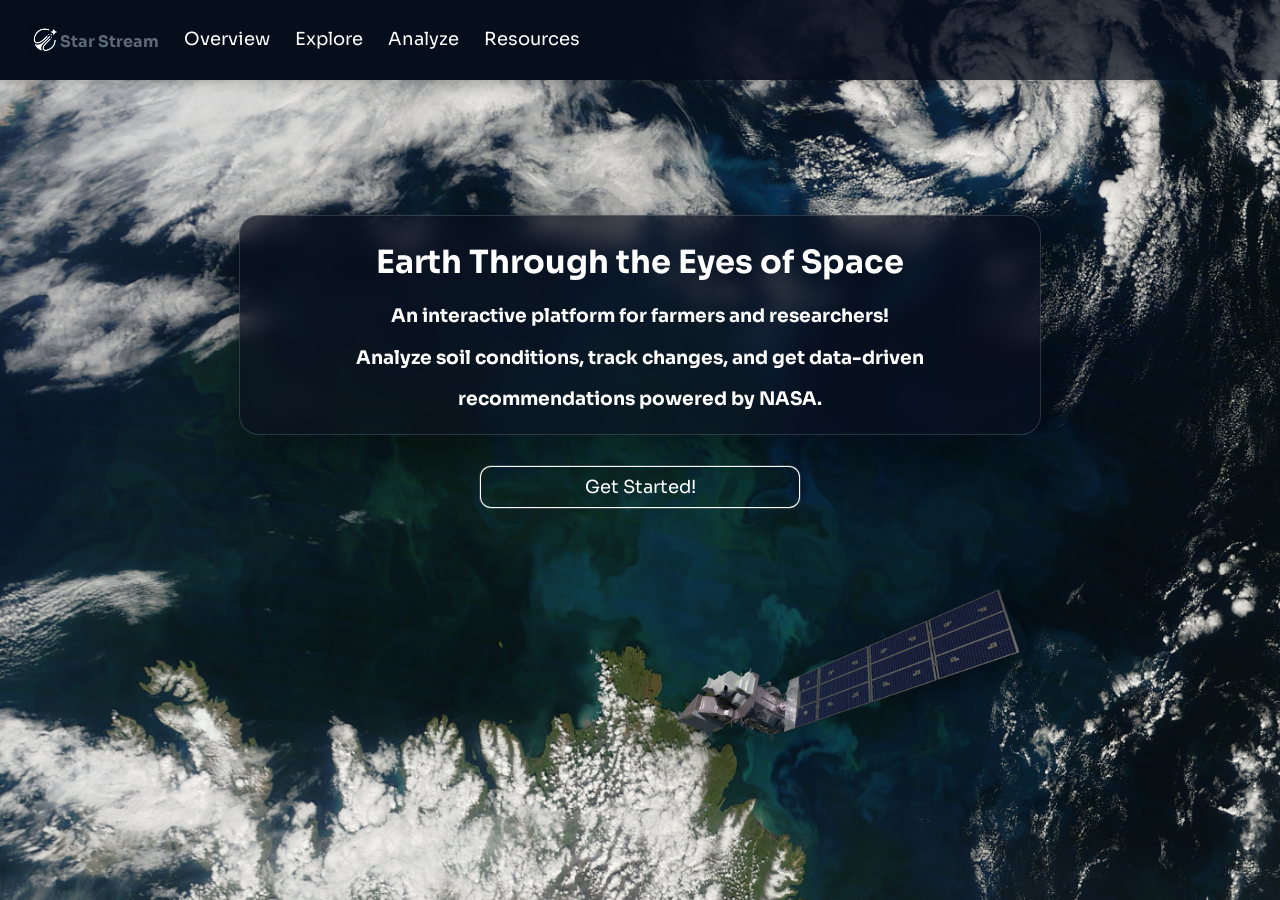
<file: index.html>
<!DOCTYPE html>
<html lang="en">
<head>
    <meta charset="UTF-8">
    <title>Star Stream!</title>
    <link rel="preconnect" href="https://fonts.googleapis.com">
    <link rel="preconnect" href="https://fonts.gstatic.com" crossorigin>
    <link href="https://fonts.googleapis.com/css2?family=Sora:wght@100..800&display=swap" rel="stylesheet">
    <link rel="stylesheet" href="style.css" />
    <style> body { background-size: cover; background-image: url("assets/PhytoplanktonBloom.jpg"); background-position: center; background-attachment: fixed;}</style>
    <meta name="viewport" content="width=device-width, initial-scale=1.0">
</head>
<body>
    <nav class="navbar">
        <img class="logo" src="assets/logov2.jpg" width="30px" height="30px">
        <ul class="navlinks">
            <li><span>Star Stream</span></li>
            <li><a href="index.html">Overview</a></li>
            <li><a href="main.html">Explore</a></li>
            <li><a href="analyse.html">Analyze</a></li>
            <li><a href="info.html">Resources</a></li>
        </ul>
    </nav>
    <div class="info-b">
        <h1>Earth Through the Eyes of Space</h1>
        <h3>An interactive platform for farmers and researchers!</h3> 
        <h3>Analyze soil conditions, track changes, and get data-driven</h3>
        <h3>recommendations powered by NASA.</h3>
    </div>
    <div class="start">
        <a href="main.html" class="btn">Get Started!</a>
    </div>
    <div class="logos">
        <img src="assets/Landsat_9_spacecraft_model_1.png" alt="landsat9" class="landsat9">
    </div>
</body>
</html>
</file>
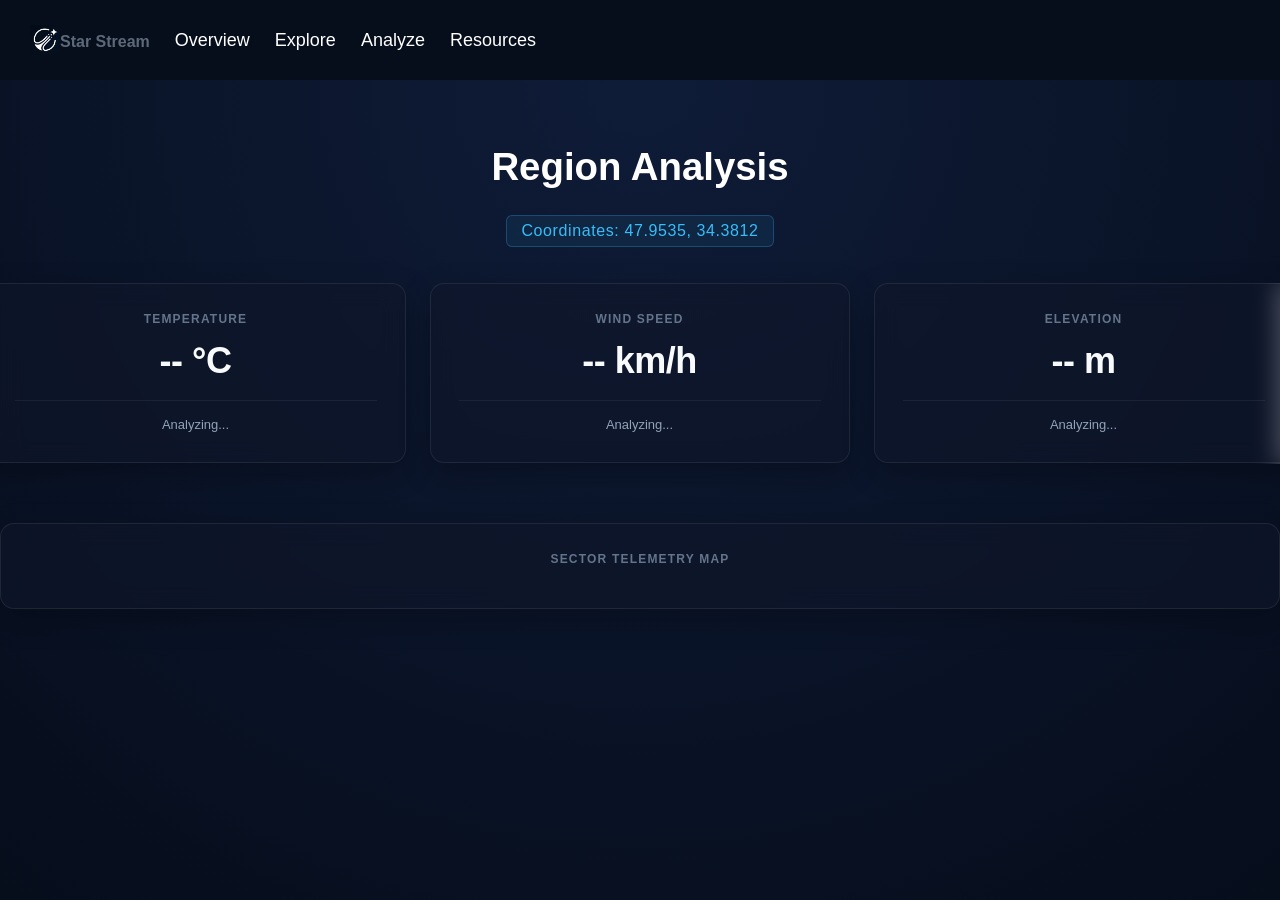
<file: analyse.html>
<!DOCTYPE html>
<html lang="en">
<head>
    <meta charset="UTF-8">
    <meta name="viewport" content="width=device-width, initial-scale=1.0">
    <title>Analyse</title>
    <link rel="stylesheet" href="style.css"/>
</head>
<body>
    <nav class="navbar-main">
        <img class="logo" src="assets/logov2.jpg" width="30px" height="30px">
        <ul class="navlinks">
            <li><span>Star Stream</span></li>
            <li><a href="index.html">Overview</a></li>
            <li><a href="main.html">Explore</a></li>
            <li><a href="analyse.html">Analyze</a></li>
            <li><a href="info.html">Resources</a></li>
        </ul>
    </nav>

    <main class="analyze-container">
        <div class="analyze-header">
            <div>
                <h1>Region Analysis</h1>
                <p id="coords-display">Coordinates: Loading...</p>
            </div>
        </div>

        <div class="metrics-grid">
            <div class="metric-card">
                <h3>Temperature</h3>
                <p id="temp-val">-- °C</p>
                <p id="temp-comment" class="metric-comment">Analyzing...</p>
            </div>
            <div class="metric-card">
                <h3>Wind Speed</h3>
                <p id="wind-val">-- km/h</p>
                <p id="wind-comment" class="metric-comment">Analyzing...</p>
            </div>
            <div class="metric-card">
                <h3>Elevation</h3>
                <p id="elev-val">-- m</p>
                <p id="elev-comment" class="metric-comment">Analyzing...</p>
            </div>
        </div>

        <div class="bottom-grid">
            <div class="metric-card map-preview-card">
                <h3>Sector Telemetry Map</h3>
                <div id="mini-map"></div>
            </div>
        </div>
    </main>
    <script src="analyse.js"></script>
    
</body>
</html>
</file>
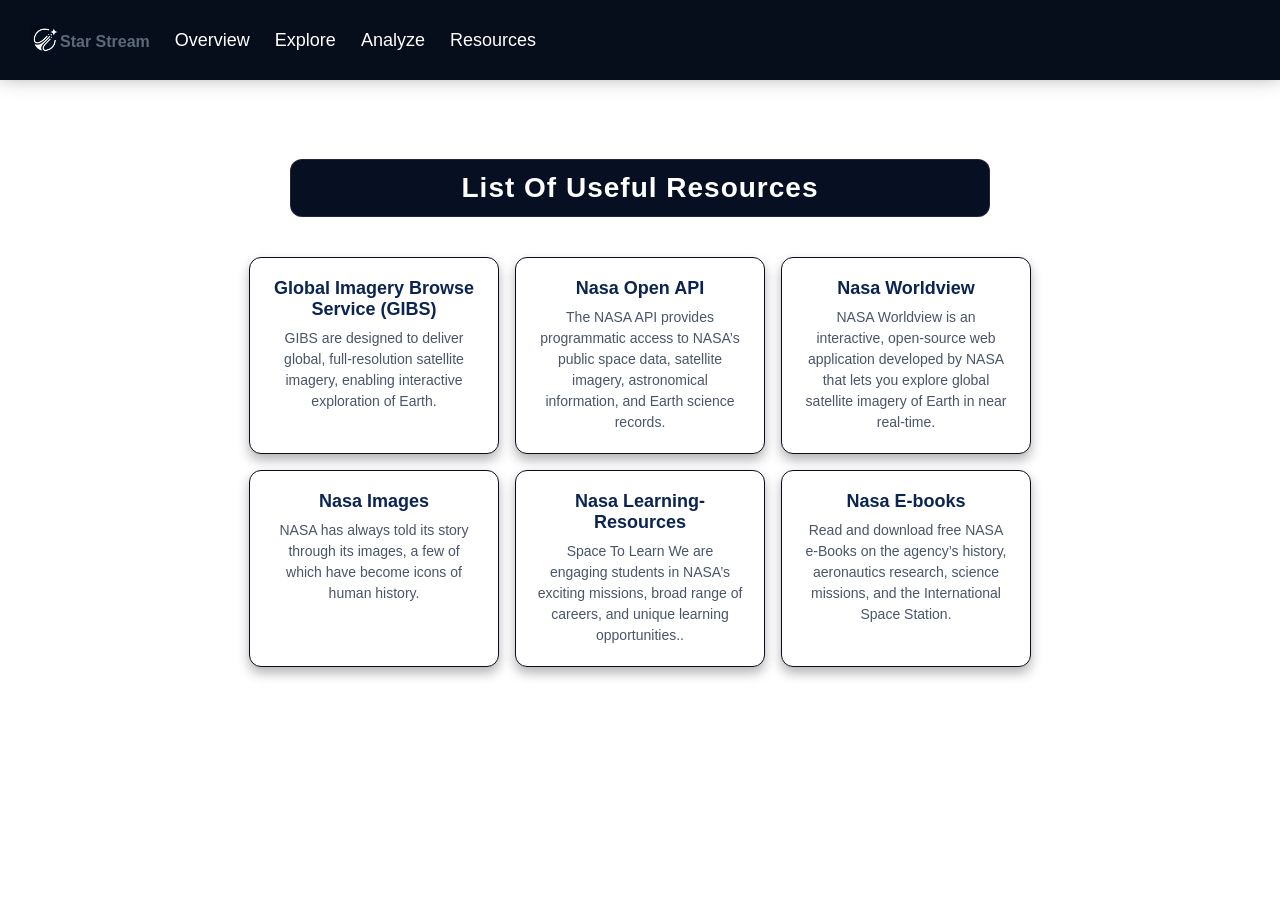
<file: info.html>
<!DOCTYPE html>
<html lang="en">
<head>
    <meta charset="UTF-8">
    <meta name="viewport" content="width=device-width, initial-scale=1.0">
    <title>Info Page</title>
    <link rel="stylesheet" href="style.css"/>
</head>
<body>
    <div class="video-background">
        <video autoplay muted loop playsinline>
            <source src="assets/bg_vid.mp4" type="video/mp4">
        </video>
    </div>
    <nav class="navbar-main">
        <img class="logo" src="assets/logov2.jpg" width="30px" height="30px">
        <ul class="navlinks">
            <li><span>Star Stream</span></li>
            <li><a href="index.html">Overview</a></li>
            <li><a href="main.html">Explore</a></li>
            <li><a href="analyse.html">Analyze</a></li>
            <li><a href="info.html">Resources</a></li>
        </ul>
    </nav>

    <div class="intro">
        <h1>List Of Useful Resources</h1>
        <ul class="resource-list">
            <li>
                <a href="https://nasa-gibs.github.io/gibs-api-docs/" target="_blank">Global Imagery Browse Service (GIBS)</a>
                <p class="overview">GIBS are designed to deliver global, full-resolution satellite imagery, enabling interactive exploration of Earth.</p>
            </li>
            <li>
                <a href="https://api.nasa.gov/" target="_blank">Nasa Open API</a>
                <p class="overview">The NASA API provides programmatic access to NASA’s public space data, satellite imagery, astronomical information, and Earth science records.</p>
            </li>
            <li>
                <a href="https://worldview.earthdata.nasa.gov/" target="_blank">Nasa Worldview</a>
                <p class="overview">NASA Worldview is an interactive, open-source web application developed by NASA that lets you explore global satellite imagery of Earth in near real-time.</p>
            </li>
            <li>
                <a href="https://images.nasa.gov/" target="_blank">Nasa Images</a>
                <p class="overview">NASA has always told its story through its images, a few of which have become icons of human history.</p>
            </li>
            <li>
                <a href="https://www.nasa.gov/learning-resources/" target="_blank">Nasa Learning-Resources</a>
                <p class="overview">Space To Learn We are engaging students in NASA’s exciting missions, broad range of careers, and unique learning opportunities..</p>
            </li>
            <li>
                <a href="https://www.nasa.gov/ebooks/">Nasa E-books</a>
                <p class="overview">Read and download free NASA e-Books on the agency’s history, aeronautics research, science missions, and the International Space Station.</p>
            </li>
        </ul>
    </div>
    
</body>
</html>
</file>
<file: style.css>
body {
  height: 100%;
  margin: 0;
  padding: 0;
}

.navbar {
  display: flex;
  align-items: center; 
  background: #060d1b;
  background: linear-gradient(135deg, #060d1b 0%, #060d1b 50%, #060d1ba5 100%);
  color: white;
  margin: 0;
  padding: 25px 30px;
  box-shadow: 0 -4px 20px rgba(0, 0, 0, 0.4);/**/
  position: relative;
  font-family: "Sora", sans-serif;
}

.navbar-main {
  z-index: 500;
  display: flex;
  align-items: center; 
  background: #060d1b;
  font-family: "Sora", sans-serif;
  color: white;
  margin: 0;
  padding: 25px 30px;
  box-shadow: 0 -4px 20px rgba(0, 0, 0, 0.4);
}

.navlinks li:first-child {
  margin-top: 3px;
  color: #d3e9fd6b;
  font-weight: bold;
  cursor: default;
}

.navlinks {
  list-style: none;
  display: flex;
  gap: 25px;
  margin: 0;
  padding: 0;
}

.navlinks a {
  color: #fff;
  text-decoration: none;
  font-size: 18px;
}

.navlinks a:hover {
  text-decoration:underline;
}

.info-b {
  max-width: 800px;
  text-align: center;
  position: relative;
  font-family: "Sora", sans-serif;
  margin: 135px auto 0 auto;
  padding: 5px 0;
  color:#fff;
  background: rgba(10, 15, 30, 0.65);
  backdrop-filter: blur(10px);
  -webkit-backdrop-filter: blur(12px);
  border: 1px solid rgba(255, 255, 255, 0.15);
  border-radius: 20px;
  box-shadow: 0 20px 40px rgba(0, 0, 0, 0.4);
}

.btn {
  position: relative;
  max-width: 300px;
  text-align: center;
  font-size: large;
  font-family: "Sora", sans-serif;
  margin: 30px auto 0 auto;
  display: flex;
  flex-direction: column;
  box-shadow: inset 0 0 0 1px #ffffff;
  border: 1px solid rgba(255, 255, 255, 0.15);
  border-radius: 12px;
  color: #ffffff;
  padding: 10px;
  transition: all 0.3s ease;
}

.btn:hover { 
  background-color: #ffffff26;
  transform: scale(1.05);
}

.info {
  margin-bottom: 10px;
  transition: all 0.3s ease-in-out;
}

.info:hover {
  font-size:103%;
}

.logos {
  display: flex;
  gap: 25px;
  margin-top: 30px;
  justify-content:center;
}

.landsat9 {
  position: fixed;
  width: 370px;
  bottom: 120px;
  right: 250px;
  height: auto;
  opacity: 0.95;
  filter: drop-shadow(0 10px 20px rgba(0, 0, 0, 0.5));
  animation: float 6s ease-in-out infinite alternate;
}

@keyframes float {
  0%, 100% { transform: translateY(-25px) rotate(0deg); }
  50% { transform: translateY(-50px) rotate(3deg); }
}

#map {
  position: absolute;
  height: 100%;
  top: 60px; 
  bottom: 0;
  left: 0;
  right: 0;
  height: calc(100vh - 60px);
  background-color: #060d1b;
  z-index: 1;
  overflow: hidden;
}

.legend-card {
  width: 260px;
  padding: 12px;
  background-color: #d9d9d9;
  color: #1a1a1a;
  font-family: -apple-system, BlinkMacSystemFont, "Segoe UI", Roboto, sans-serif;
  border-radius: 4px;
  z-index: 1500;
  display: none;
  position: fixed;
  bottom: 35px;
  right: 15px;
  z-index: 1500;
}

.legend-title {
  font-size: 13px;
  font-weight: 600;
  line-height: 1.3;
  margin-bottom: 2px;
}

.legend-subtitle {
  font-size: 11px;
  font-style: italic;
  color: #444;
  margin-bottom: 10px;
}

.scale-labels {
  display: flex;
  justify-content: space-between;
  font-size: 11px;
  font-weight: 500;
  color: #444;
}

.gradient-bar {
  height: 12px;
  border-radius: 3px;
  margin-bottom: 4px;
}

.legend-card.smap .gradient-bar { /*soil moisture*/
  background: linear-gradient(
    to right,
    #e6d5b8 0%,
    #f4d03f 18%,
    #a3e635 35%,
    #22c55e 52%,
    #06b6d4 70%,
    #2563eb 88%,
    #1e1b4b 100%
  );
}

.legend-card.st .gradient-bar { /*soil temp*/
  background: linear-gradient(
    to right,
    #9e1b1b 0%,
    #f4d03f 25%,
    #22c55e 50%,
    #434cf4 75%,
    #6600a5 100%
  );
}

.legend-card.ndvi .gradient-bar, .legend-card.evi .gradient-bar {
  background: linear-gradient(
    to right,
    #d9d9d9 0%,
    #a3e635 25%,
    #22c550 50%,
    #0e5b25 75%,
    #1a1a1a 100%
  );
}

.legend-card.lst .gradient-bar {
  background: linear-gradient(
    to right,
    #6600a5 0%,
    #434cf4 25%,
    #22c550 50%,
    #f4d03f 75%,
    #9e1b1b 100%

  );
}

.leaflet-bottom.leaflet-left .leaflet-control-layers {
  margin-bottom: 10px;
}

.leaflet-top.leaflet-left {
  top: 150px;
}

.leaflet-control-geosearch {
  margin-left: 20px;
  margin-top: 30px;
}

#coordinates {
  position: absolute;
  font-size: 15px;
  bottom: 10px; 
  background: #f9f9f9d5;
  left: 10px;
  z-index: 1000;
  padding: 0 20px;
}

.start a {
  color:#fff;
  transition: all 0.3 ease-in-out;
  text-decoration: none;
}

.start a:hover {
  font-size:110%;
}

.intro {
  font-size: medium;
  text-align: center;
  color: #1a1a1a;
  font-family: Arial, sans-serif;
}


.links {
  list-style: none;
  padding: 0;
  margin: 0;
  display: flex;
  flex-direction: column;
  gap: 20px;
}

.links a {
  display: block;
  padding: 14px 20px;
  background-color: #f4f6f9;
  color: #1e1b4b;
  font-weight: 600;
  border-radius: 8px;
  border: 1px solid #dce1e8;
  transition: all 0.2s ease;
  text-decoration: none;
}

.links a:hover {
  background-color: #060d1b;
  color: #ffffff;
  transform: translateY(-2px);
}

.intro {
  max-width: 700px;
  margin: 40px auto;
  padding: 20px;
  font-family: "Sora", sans-serif;
  font-optical-sizing: auto;
  font-weight: 400;
  font-style: normal;
}

.intro h1 {
  text-align: center;
  font-size: 28px;
  color: #ffffff;
  font-family: "Sora", sans-serif;
  background: #071022;
  backdrop-filter: blur(10px);
  border: 1px solid rgba(255, 255, 255, 0.1);
  border-radius: 12px;
  padding: 12px 24px;
  max-height: fit-content;
  letter-spacing: 1px;
  animation: pulse 7s infinite ease-in-out;
  transform-origin: center;
}

@keyframes pulse {
  0% {transform: scale(0.98);}
  50% {transform: scale(1);}
  100% {transform: scale(0.98);}
}

.resource-list {
  list-style: none;
  padding: 0;
  margin: 0;
  display: grid;
  grid-template-columns: 250px 250px 250px;
  flex-direction: column;
  gap: 16px;
  justify-content: center;
  margin-top: 40px;
}

.resource-list li {
  background: #ffffff;
  padding: 20px;
  border-radius: 12px;
  border: 1px solid #e2e8f0;
  box-shadow: 0 6px 12px rgba(0, 0, 0, 0.3);
  border-color: #060d1b;
  transition: all 0.2s ease;
}

.resource-list li:hover {
  transform: translateY(-10px);
  box-shadow: 0 px 20px rgba(11, 61, 145, 0.1);
  border-color: #060d1b;
}

.resource-list a {
  display: inline-block;
  font-size: 18px;
  font-weight: 600;
  color: #0b2451;
  text-decoration: none;
  margin-bottom: 8px;
}

.resource-list a:hover {
  text-decoration: dashed;
  transform: scale(1.03);
  color: #0b3d91;
}

.resource-list .overview {
  margin: 0;
  font-size: 14px;
  line-height: 1.5;
  color: #4a5568;
}

.video-background {
  position: fixed;
  top: 30px;
  left: 0;
  width: 100vw;
  height: 100vh;
  overflow: hidden;
  z-index: -999;
}

.video-background video {
  position: absolute;
  min-width: 100%;
  min-height: 100%;
  width: auto;
  height: auto;
  object-fit: cover;
}

.sidebar {
  position: fixed;
  top: 70px;
  right: 0px;
  width: 200px;
  min-height: 10px;
  max-height: 60vh;
  background: #e2e8f0;
  color: #060d1b;
  border: 1px solid #334155;
  border-radius: 8px;
  padding: 15px;
  z-index: 1200;
  overflow-y: auto;
  font-family: "Sora", sans-serif;
  font-size: 13px;
  transition: transform 0.3 ease;
  overflow: visible;
}

.sidebar .content {
  display: flex;
  flex-direction: column;
  gap: 15px;
}

.btn-analysis {
  display: flex;
  align-items: center;
  justify-content: center;
  width: 100%;
  padding: 10px 12px;
  margin-top: 10px;
  background: linear-gradient(135deg, #458bfb 0%, #1d4ed8 100%);
  color: #fff;
  text-decoration: none;
  font-family: "Sora", sans-serif;
  font-size: 14px;
  font-weight: 500;
  border-radius: 10px;
  box-shadow: 0 4px 15px rgba(59, 130, 246, 0.3);
  transition: all 0.25s ease;
  box-sizing: border-box;
}

.btn-analysis:hover {
  transform: translateY(-2px);
  box-shadow: 0 6px 20px rgba(59, 130, 246, 0.5);
}

.sidebar.collapsed {
  transform: translateX(100%);
}

.sidebar-toggle {
  position: absolute;
  left: -32px;
  top: 10px;
  width: 32px;
  height: 36px;
  background: #060d1bcb;
  color: #38a5f8;
  border: 1px solid #334155;
  border-right: none;
  border-radius: 6px 0 0 6px;
  cursor: pointer;
  font-size: 14px;
  display: flex;
  align-items: center;
  justify-content: center;
}

.sidebar-toggle:hover {
  background: #abababa7;
}

.sidebar-header {
  cursor: grab;
  background-color: #cbd5e1;
  text-align: center;
  color: #0f172a;
  font-weight: 600;
  font-size: medium;
  padding: 6px 10px;
  margin: -10px -10px 5px -10px;
  border-radius: 7px 0 0 0;
  user-select: none;
}

.analysis {
  font-family: "Sora", sans-serif;
  font-size: medium;
}

.video-background {
  filter: blur(4px) brightness(0.8);
}

.analyze-container {
  width: 100%;
  text-align: center;
  min-height: calc(100vh - 90px);
  position: relative;
  font-family: "Sora", sans-serif;
  padding: 5px 0;
  background: radial-gradient(circle at top center, #0f1c38 0%, #060d1b 100%);
  color: #fff;
  flex-direction: column;
  justify-content: flex-start;
}

.analyze-header {
  margin-top: 60px;
  font-size: larger;
}

#coords-display {
  display: inline-block;
  margin: 0 0 36px 0;
  padding: 6px 14px;
  font-size: 16px;
  color: #38bdf8;
  background: rgba(56, 189, 248, 0.08);
  border: 1px solid rgba(56, 189, 248, 0.25);
  border-radius: 6px;
  letter-spacing: 0.6px;
}

.metrics-grid {
  display: grid;
  grid-template-columns: repeat(3, minmax(420px, 460px)); 
  gap: 24px;
  justify-content: center;
}

.bottom-grid {
  display: grid;
  margin-top: 60px;
}

.metric-card {
  background: rgba(15, 23, 42, 0.6);
  border: 1px solid rgba(255, 255, 255, 0.08);
  border-radius: 14px;
  padding: 28px;
  backdrop-filter: blur(12px);
  box-shadow: 0 10px 30px rgba(0, 0, 0, 0.25);
  transition: transform 0.25s ease, border-color 0.25s ease;
}

.metric-card:hover {
  transform: translateY(-4px);
  border-color: rgba(56, 189, 248, 0.4);
}

.metric-card h3 {
  margin: 0 0 14px 0;
  font-size: 12px;
  font-weight: 600;
  text-transform: uppercase;
  letter-spacing: 1.2px;
  color: #64748b;
}

#temp-val,
#wind-val,
#elev-val {
  margin: 0 0 18px 0;
  font-size: 36px;
  font-weight: 700;
  color: #f8fafc;
  letter-spacing: -0.5px;
}

.metric-comment {
  margin: 0;
  padding-top: 14px;
  border-top: 1px solid rgba(255, 255, 255, 0.06);
  font-size: 13px;
  color: #94a3b8;
  line-height: 1.5;
}
</file>
